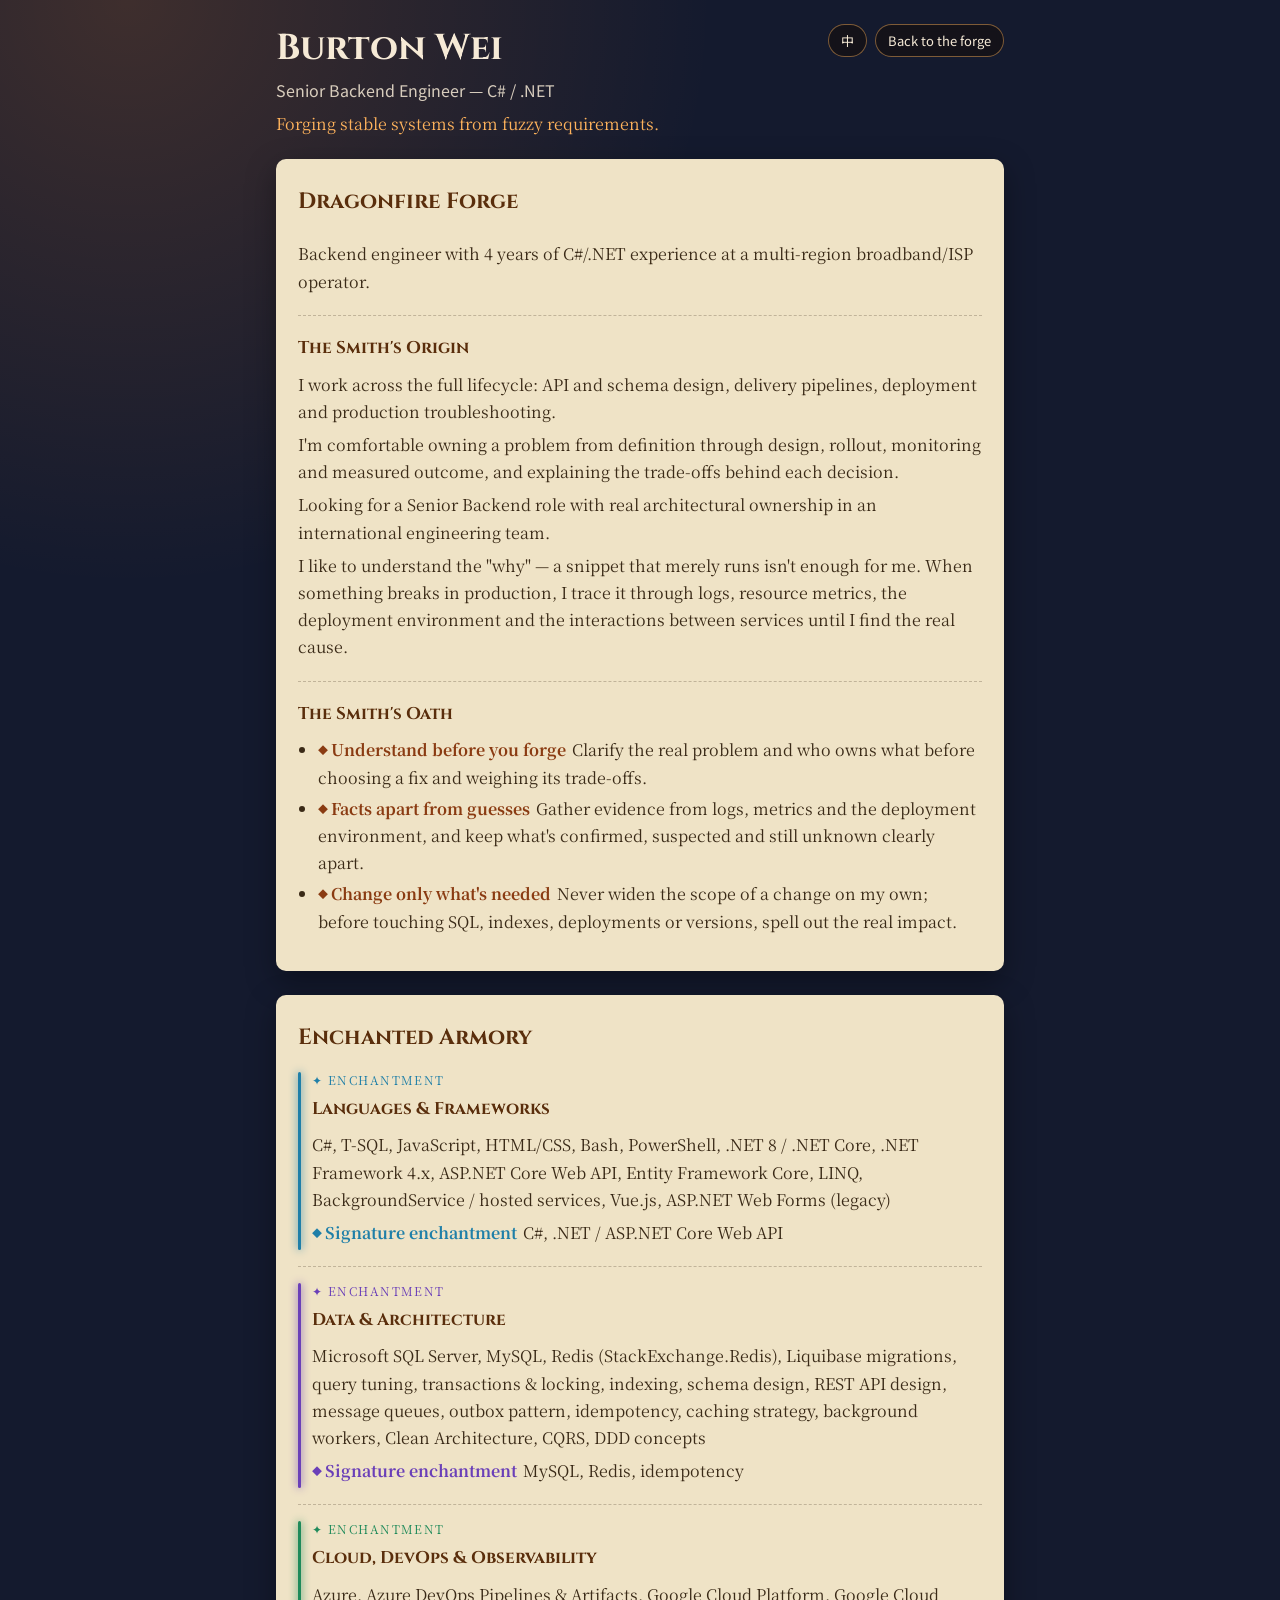
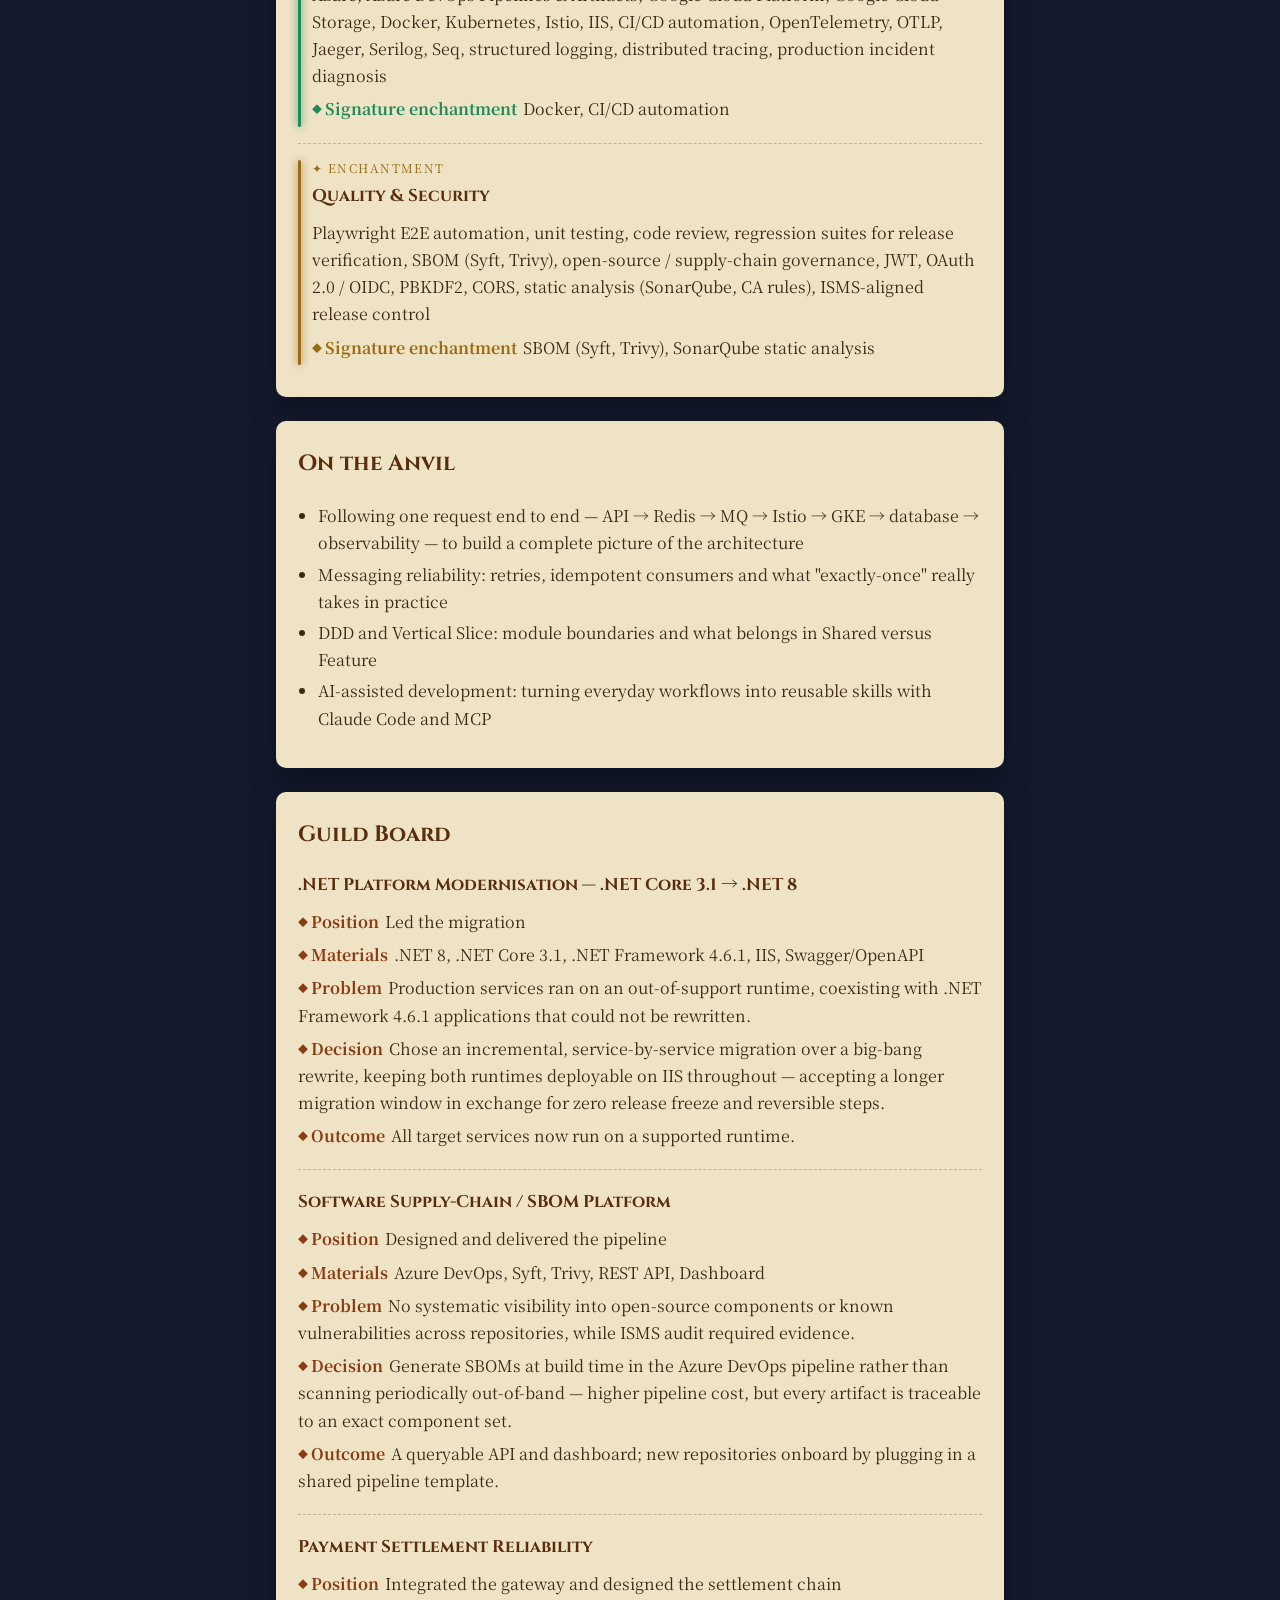
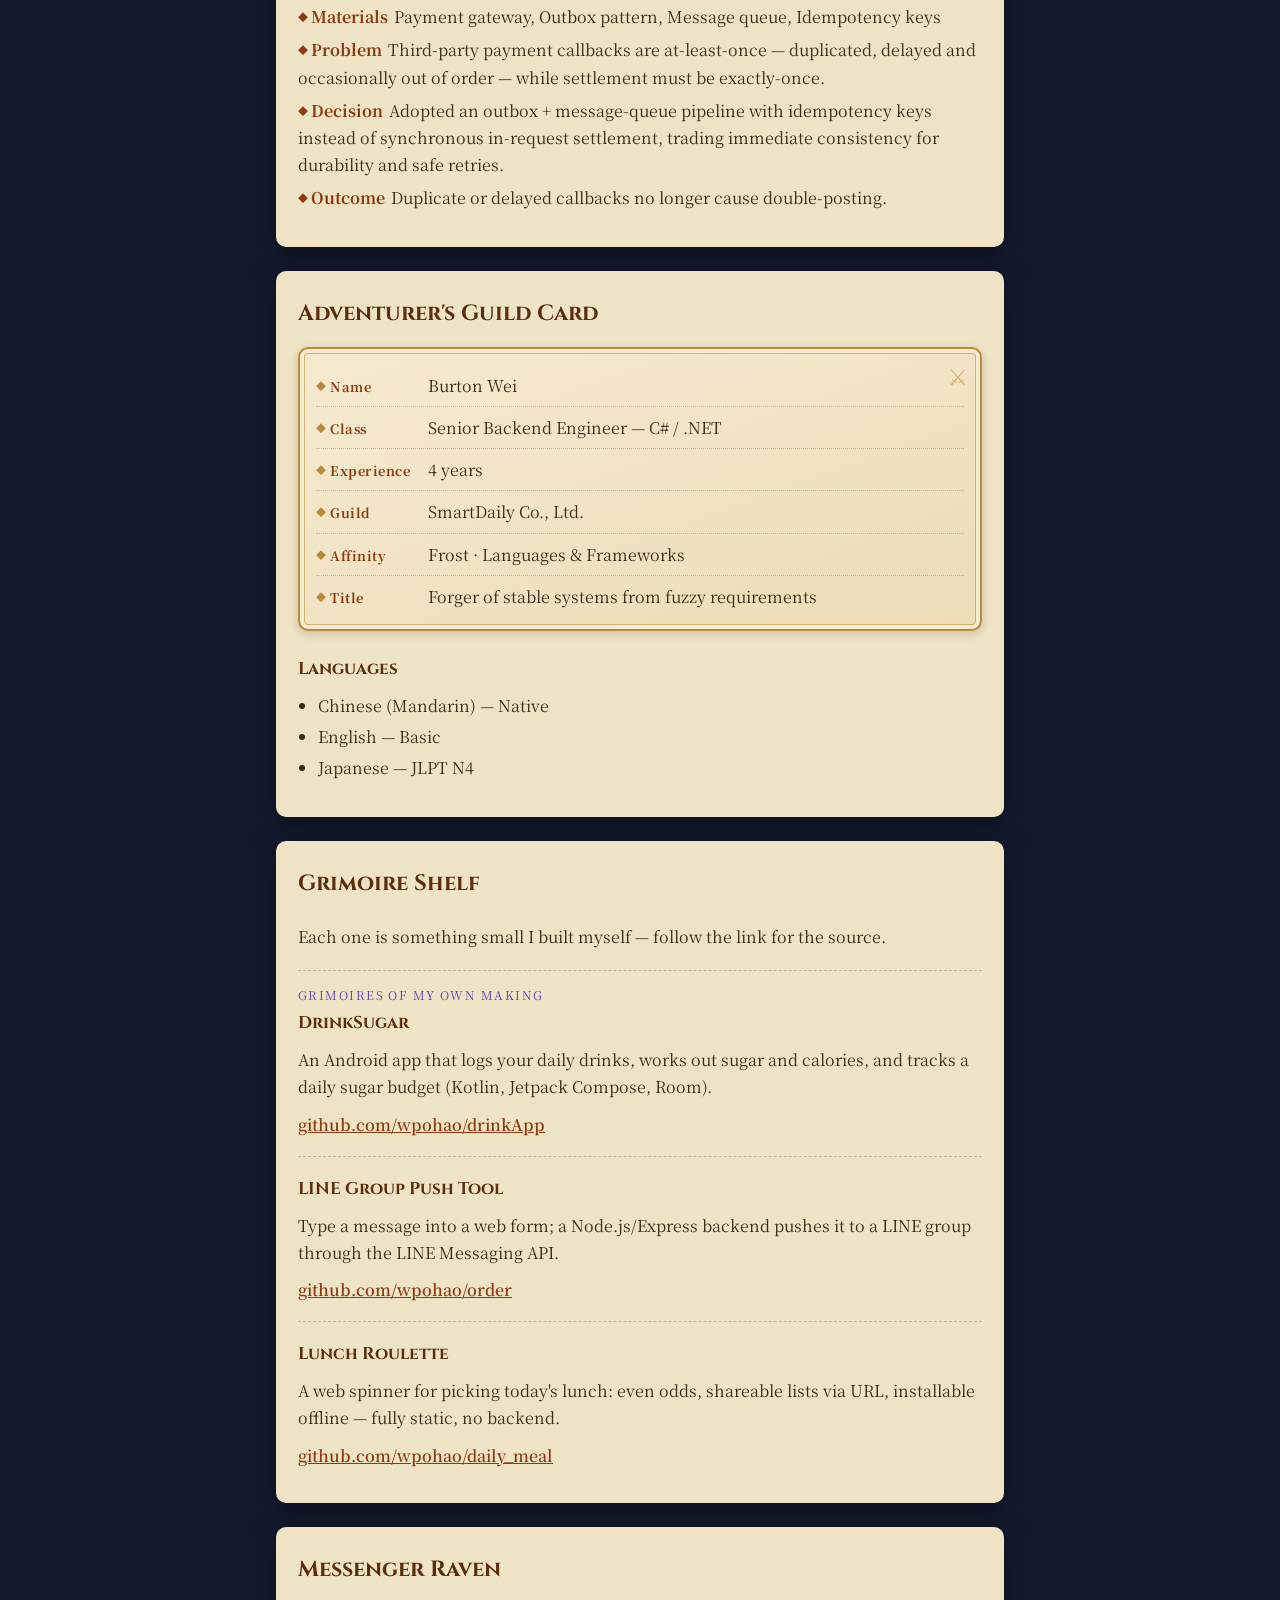
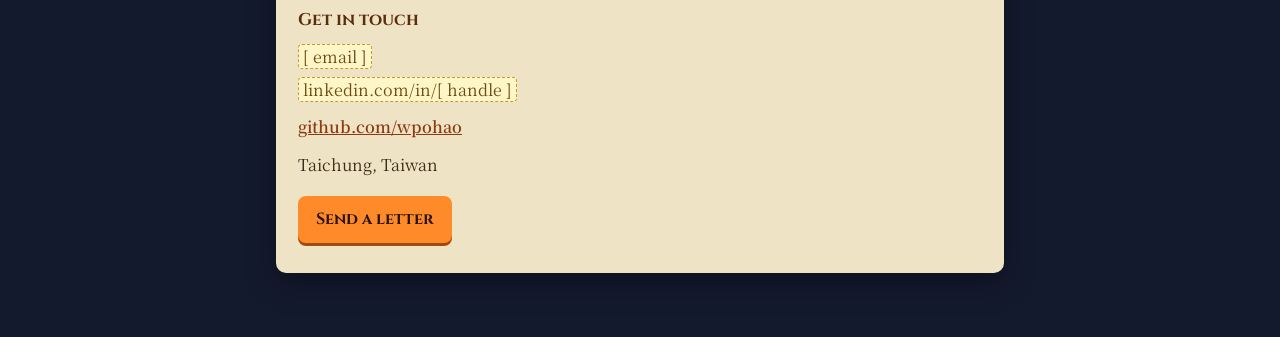
<file: plain.html>
<!doctype html>
<html lang="zh-Hant-TW">
<head>
  <meta charset="utf-8">
  <meta name="viewport" content="width=device-width, initial-scale=1">
  <title>Forge</title>
  <link rel="preconnect" href="https://fonts.googleapis.com">
  <link rel="preconnect" href="https://fonts.gstatic.com" crossorigin>
  <link href="https://fonts.googleapis.com/css2?family=Cinzel:wght@500;700&family=Noto+Sans+TC:wght@400;600&family=Noto+Serif+TC:wght@400;600&display=swap" rel="stylesheet">
  <link rel="icon" href="data:image/svg+xml,%3Csvg xmlns=%27http://www.w3.org/2000/svg%27 viewBox=%270 0 32 32%27%3E%3Cpath d=%27M4 14h20l-4 5H10z%27 fill=%27%232a2522%27/%3E%3Crect x=%2713%27 y=%2719%27 width=%276%27 height=%278%27 fill=%27%232a2522%27/%3E%3Ccircle cx=%2724%27 cy=%279%27 r=%274%27 fill=%27%23ff8a2a%27/%3E%3C/svg%3E">
  <link rel="stylesheet" href="styles/site.css">
</head>
<body class="plain">
  <main class="plain-wrap">
    <header class="plain-top">
      <div>
        <h1 id="who-name"></h1>
        <p class="sub" id="who-title"></p>
        <p class="tagline" id="who-tagline"></p>
      </div>
      <div class="tools">
        <button class="tool-btn" id="btn-lang" type="button"></button>
        <a class="tool-btn" id="btn-back3d" href="index.html"></a>
      </div>
    </header>
    <div id="sheets"></div>
  </main>
  <script type="module" src="src/plain.js"></script>
</body>
</html>
</file>
<file: styles/site.css>
:root {
  --ember: #ff8a2a;
  --ember-soft: #ffb35c;
  --parchment: #efe3c6;
  --parchment-dark: #e2d2ac;
  --ink: #3a2a17;
  --ink-soft: #6b5338;
  --night: #141a2e;
  --night-2: #1f1a2e;
  --iron: #2a2522;
  --ui-text: #f6ead6;
  --ph-bg: #fff6c8;
  --ph-line: #c9962e;
  /* 附魔色（對應 src/scene/arcane.js 的 ENCHANT_COLORS）：卡片上用較深的版本以維持對比 */
  --arcane: #6a3fb8;
  --arcane-glow: #b07cff;
  --enchant-1: #1f7fa8;
  --enchant-2: #6a3fb8;
  --enchant-3: #1f8a5a;
  --enchant-4: #9a6a10;
  /* 場景上用的亮色附魔（與 arcane.js 的 ARCANE 一致），附魔成功大字與打鐵進度用 */
  --glow-1: #5fd8ff;
  --glow-2: #b07cff;
  --glow-3: #5dffb0;
  --glow-4: #ffd36a;
  --font-title: 'Cinzel', 'Noto Serif TC', Georgia, serif;
  --font-serif: 'Noto Serif TC', Georgia, serif;
  --font-sans: 'Noto Sans TC', system-ui, sans-serif;
  color-scheme: dark;
}

* { box-sizing: border-box; }
html, body { margin: 0; height: 100%; }
body {
  background: var(--night);
  color: var(--ui-text);
  font-family: var(--font-sans);
  overflow-x: hidden;
}
button { font: inherit; cursor: pointer; }
.sr-only { position: absolute; width: 1px; height: 1px; overflow: hidden; clip: rect(0 0 0 0); white-space: nowrap; }

/* ---------- 佔位框 ---------- */
.ph {
  background: var(--ph-bg);
  color: #6b4a10;
  border: 1.5px dashed var(--ph-line);
  border-radius: 4px;
  padding: 0 4px;
  -webkit-box-decoration-break: clone;
  box-decoration-break: clone;
}

/* ---------- 3D 版 ---------- */
body.forge { overflow: hidden; }
#scene { position: fixed; inset: 0; }
#scene canvas { display: block; width: 100%; height: 100%; touch-action: none; }

#topbar {
  position: fixed; top: 0; left: 0; right: 0;
  display: flex; align-items: flex-start; justify-content: space-between; gap: 12px;
  padding: 16px; pointer-events: none; z-index: 10;
}
#topbar > * { pointer-events: auto; }
.who { text-shadow: 0 1px 8px rgba(0,0,0,.6); min-width: 0; }
.who h1 { font-family: var(--font-title); font-size: clamp(18px, 3vw, 26px); margin: 0; letter-spacing: .04em; }
.who p { margin: 2px 0 0; font-size: 13px; opacity: .85; }
.tools { display: flex; gap: 8px; flex-wrap: wrap; justify-content: flex-end; }
.tool-btn {
  background: rgba(20, 14, 10, .55); color: var(--ui-text);
  border: 1px solid rgba(255, 179, 92, .45); border-radius: 999px;
  padding: 6px 12px; font-size: 13px; text-decoration: none; backdrop-filter: blur(4px);
}
.tool-btn:hover, .tool-btn:focus-visible { border-color: var(--ember); outline: none; box-shadow: 0 0 0 2px rgba(255,138,42,.35); }
.tool-btn[aria-pressed="true"] { background: rgba(255, 138, 42, .3); }

#hint {
  position: fixed; left: 50%; bottom: 128px; transform: translateX(-50%);
  background: rgba(20, 14, 10, .55); padding: 6px 14px; border-radius: 999px;
  font-size: 13px; z-index: 5; pointer-events: none; white-space: nowrap; max-width: calc(100vw - 32px);
  overflow: hidden; text-overflow: ellipsis;
}

#quickbar {
  position: fixed; left: 50%; bottom: 20px; transform: translateX(-50%);
  display: flex; gap: 6px; padding: 6px; z-index: 6;
  background: rgba(20, 14, 10, .6); border: 1px solid rgba(255,179,92,.3); border-radius: 14px;
  max-width: calc(100vw - 32px); overflow-x: auto; backdrop-filter: blur(4px);
  scrollbar-width: none;
}
#quickbar::-webkit-scrollbar { display: none; }
#quickbar[hidden] { display: none; }
/* 桌機版卡片開啟時，快捷列移到左側剩餘空間的中央 */
@media (min-width: 721px) {
  body.card-open #quickbar { left: 16px; transform: none; max-width: calc(100vw - min(440px, 100vw - 32px) - 48px); }
}
#quickbar { transition: left .35s ease; }
#quickbar .qb-label { align-self: center; font-size: 12px; opacity: .7; padding: 0 6px; white-space: nowrap; }
#quickbar button {
  background: transparent; color: var(--ui-text); border: 1px solid transparent;
  border-radius: 10px; padding: 6px 10px; font-size: 13px; white-space: nowrap;
}
#quickbar button:hover, #quickbar button:focus-visible { border-color: var(--ember); outline: none; }
#quickbar button[hidden] { display: none; }

/* 放在快捷列上方，避免手機上被快捷列蓋住 */
#btn-exit { position: fixed; left: 16px; bottom: 80px; z-index: 7; }
#btn-exit[hidden] { display: none; }

/* ---------- 第一人稱打鐵 ---------- */
/* 鐵鎚就是游標：藏起系統游標；快捷列與「出門」先藏起來（用 visibility，量測快捷列高度不受影響） */
body.forging #scene canvas { cursor: none; }
body.forging #quickbar, body.forging #btn-exit { visibility: hidden; }
#btn-forge-exit { position: fixed; left: 16px; bottom: 80px; z-index: 7; }
#btn-forge-exit[hidden], #forge-hud[hidden], #enchant-banner[hidden] { display: none; }
[data-kind="0"] { --kc: var(--glow-1); }
[data-kind="1"] { --kc: var(--glow-2); }
[data-kind="2"] { --kc: var(--glow-3); }
[data-kind="3"] { --kc: var(--glow-4); }
/* 這一輪敲了幾下：5 顆菱形，亮的用下一個附魔的顏色 */
#forge-hud {
  position: fixed; left: 50%; bottom: 172px; transform: translateX(-50%); z-index: 6;
  display: flex; gap: 12px; padding: 8px 14px; border-radius: 999px; pointer-events: none;
  background: rgba(20, 14, 10, .5);
}
#forge-hud span {
  width: 12px; height: 12px; transform: rotate(45deg); border: 2px solid var(--kc);
  opacity: .55; transition: background .15s ease, box-shadow .15s ease, opacity .15s ease;
}
#forge-hud span.on { background: var(--kc); box-shadow: 0 0 10px var(--kc); opacity: 1; }
/* 附魔成功：畫面中央半透明的發光大字，像浮水印一樣浮現再淡出 */
#enchant-banner {
  position: fixed; inset: 0; z-index: 8; pointer-events: none;
  display: flex; flex-direction: column; align-items: center; justify-content: center; text-align: center;
}
/* 白色字芯＋附魔色光暈＋淡淡的暗影：半透明像浮水印，但在亮的爐火前也讀得清楚 */
#enchant-banner p { margin: 0; color: #fff; opacity: 0; }
.eb-main {
  font-family: var(--font-title); font-weight: 700; font-size: clamp(26px, 5vw, 64px); letter-spacing: .1em;
  max-width: calc(100vw - 32px);
  text-shadow: 0 0 6px var(--kc), 0 0 18px var(--kc), 0 0 44px var(--kc), 0 3px 22px rgba(20, 10, 30, .55);
}
.eb-main::before, .eb-main::after { content: '✦'; font-size: .45em; vertical-align: .55em; margin: 0 .5em; }
.eb-sub {
  margin-top: 10px !important; font-size: clamp(15px, 2.4vw, 22px); font-weight: 600; letter-spacing: .3em;
  text-shadow: 0 0 6px var(--kc), 0 0 16px var(--kc), 0 2px 12px rgba(20, 10, 30, .6);
}
#enchant-banner.show .eb-main { animation: eb-in 2.8s ease-out forwards; }
#enchant-banner.show .eb-sub { animation: eb-in 2.8s ease-out .15s forwards; }
@keyframes eb-in {
  0% { opacity: 0; transform: scale(.9); letter-spacing: .45em; filter: blur(8px); }
  18% { opacity: .9; transform: scale(1); letter-spacing: .1em; filter: blur(0); }
  70% { opacity: .82; }
  100% { opacity: 0; transform: scale(1.05); filter: blur(4px); }
}

#obj-label {
  position: fixed; z-index: 7; pointer-events: none; transform: translate(-50%, -130%);
  background: var(--parchment); color: var(--ink); font-family: var(--font-title);
  padding: 4px 10px; border-radius: 6px; font-size: 14px; box-shadow: 0 4px 14px rgba(0,0,0,.4);
}
#obj-label[hidden] { display: none; }

/* ---------- 內容卡 ---------- */
#card {
  /* 懸浮卡片：上（頂列下方）、下、右留一樣的間距，捲到底時底部有明確邊界 */
  --card-gap: 16px;
  position: fixed; z-index: 20;
  /* --topbar-h 由 main.js 依頂列實際高度設定（文字換行時會變高） */
  top: calc(var(--topbar-h, 56px) + var(--card-gap)); right: var(--card-gap);
  bottom: calc(var(--card-gap) + env(safe-area-inset-bottom, 0px));
  width: min(440px, calc(100vw - 2 * var(--card-gap)));
  border-radius: 14px;
  overflow: hidden;
  background:
    radial-gradient(circle at 15% 10%, rgba(120,80,30,.12), transparent 40%),
    radial-gradient(circle at 90% 85%, rgba(120,80,30,.18), transparent 45%),
    var(--parchment);
  color: var(--ink); font-family: var(--font-serif);
  border-left: 6px solid #3b2a5a;
  box-shadow: 0 12px 40px rgba(0,0,0,.45), 0 0 0 1px rgba(176,124,255,.25), 0 0 28px rgba(176,124,255,.18);
  transform: translateX(calc(100% + 2 * var(--card-gap))); transition: transform .35s ease;
  display: flex; flex-direction: column;
}
#card.open { transform: translateX(0); }
#card[hidden] { display: flex; visibility: hidden; }
.card-head { display: flex; align-items: center; justify-content: space-between; gap: 12px; padding: 20px 22px 8px; border-bottom: 1px solid var(--parchment-dark); }
#card-title { font-family: var(--font-title); margin: 0; font-size: 24px; letter-spacing: .03em; }
#card-close { background: var(--iron); color: var(--parchment); border: 0; border-radius: 999px; padding: 6px 12px; }
#card-close:focus-visible { outline: 2px solid var(--ember); outline-offset: 2px; }
#card-body {
  overflow-y: auto; min-height: 0; padding: 8px 22px calc(20px + env(safe-area-inset-bottom, 0px)); line-height: 1.7; font-size: 15px;
  overscroll-behavior: contain;
  scrollbar-width: thin; scrollbar-color: rgba(59, 42, 90, .5) transparent;
}
/* 內容結尾的符文花飾：捲到這裡就是底了 */
#card-body::after {
  content: '✦   ✦   ✦'; display: block; text-align: center; white-space: pre;
  padding: 14px 0 2px; font-size: 12px; color: var(--arcane); opacity: .55;
}
/* 捲動提示：下面還有內容時底部淡出並出現 ▾；上面還有內容時標題列下緣出現陰影。
   捲到底提示就消失，不會讓人以為底下還有東西（.more-below／.more-above 由 main.js 依捲動位置切換） */
#card::after {
  content: '▾'; position: absolute; left: 0; right: 0; bottom: 0; height: 56px;
  display: flex; align-items: flex-end; justify-content: center; padding-bottom: 6px;
  color: var(--ink-soft); font-size: 16px; pointer-events: none;
  background: linear-gradient(to bottom, rgba(239, 227, 198, 0), var(--parchment) 78%);
  opacity: 0; transition: opacity .2s ease;
}
#card.more-below::after { opacity: 1; }
.card-head { position: relative; z-index: 1; transition: box-shadow .2s ease; }
#card.more-above .card-head { box-shadow: 0 6px 10px -6px rgba(58, 42, 23, .35); }
#toast {
  position: absolute; left: 50%; bottom: 18px; transform: translateX(-50%); z-index: 2;
  background: var(--iron); color: var(--ember-soft); font-family: ui-monospace, Consolas, monospace;
  padding: 8px 14px; border-radius: 8px; font-size: 13px; white-space: nowrap;
}
#toast[hidden] { display: none; }

.card-block { padding: 14px 0; border-bottom: 1px dashed rgba(58,42,23,.25); }
.card-block:last-child { border-bottom: 0; }
.card-kicker { margin: 0; font-size: 12px; letter-spacing: .12em; text-transform: uppercase; color: var(--ink-soft); }
.card-h { font-family: var(--font-title); font-size: 17px; margin: 4px 0 8px; color: #5a2e0c; }
.card-text { margin: 6px 0; }
.card-list { margin: 6px 0; padding-left: 20px; }
.card-list li { margin: 4px 0; }
.label { color: #8a3b12; margin-right: 2px; }
.label::before { content: '◆ '; font-size: 10px; vertical-align: 2px; }
/* 附魔區塊：左側符文色條 + 小標用附魔色 */
.card-block[data-accent] { position: relative; padding-left: 14px; }
.card-block[data-accent]::before {
  content: ''; position: absolute; left: 0; top: 16px; bottom: 16px; width: 3px; border-radius: 3px;
  background: var(--accent); box-shadow: 0 0 8px var(--accent);
}
.card-block[data-accent] .card-kicker,
.card-block[data-accent] .label { color: var(--accent); }
.card-block[data-accent] .card-kicker::before { content: '✦ '; }
.card-block[data-accent="1"] { --accent: var(--enchant-1); }
.card-block[data-accent="2"] { --accent: var(--enchant-2); }
.card-block[data-accent="3"] { --accent: var(--enchant-3); }
.card-block[data-accent="4"] { --accent: var(--enchant-4); }
.card-kicker { color: var(--arcane); }
/* 冒險者公會卡：金邊卡片、四角鉚釘、右上角公會徽記；每個欄位一列「欄位名 ｜ 內容」 */
.card-block.sheet {
  position: relative; margin: 14px 0 6px; padding: 16px 16px 12px;
  background: linear-gradient(160deg, #f6ead0, #ecdcb6);
  border: 2px solid #b8893a; border-radius: 10px;
  box-shadow: inset 0 0 0 4px #f6ead0, inset 0 0 0 5px rgba(184, 137, 58, .55), 0 3px 10px rgba(58, 42, 23, .18);
}
.card-block.sheet::before {
  content: '⚔'; position: absolute; top: 8px; right: 12px; font-size: 22px; color: #b8893a; opacity: .55;
}
.card-block.sheet + .card-block { border-top: 0; }
.card-block.sheet .card-text {
  display: grid; grid-template-columns: 6.5em 1fr; gap: 8px; align-items: baseline;
  margin: 0; padding: 7px 0; border-bottom: 1px dotted rgba(138, 59, 18, .3);
}
.card-block.sheet .card-text:last-child { border-bottom: 0; }
.card-block.sheet .label { margin: 0; font-size: 13px; letter-spacing: .04em; }
.card-block.sheet .label::before { content: '◆ '; color: #b8893a; }
.card-link { color: #8a3b12; font-weight: 600; display: inline-block; margin: 4px 0; word-break: break-all; }
.card-link.ph { display: inline-block; }
.card-btn {
  margin-top: 12px; background: var(--ember); color: #2a1406; border: 0; border-radius: 8px;
  padding: 10px 18px; font-weight: 700; font-family: var(--font-title); box-shadow: 0 3px 0 #a14b10;
}
.card-btn:active { transform: translateY(2px); box-shadow: 0 1px 0 #a14b10; }

#flash {
  position: fixed; inset: 0; z-index: 15; pointer-events: none; opacity: 0;
  background: radial-gradient(circle at 50% 55%, #fff1c9, var(--ember) 35%, #5a1a08 90%);
  transition: opacity .35s ease;
}
#flash.on { opacity: 1; }
#scene.pointer canvas { cursor: pointer; }

/* ---------- 載入與備援 ---------- */
#loader {
  position: fixed; inset: 0; z-index: 50; display: grid; place-items: center;
  background: radial-gradient(circle at 50% 60%, #3a1d0c, var(--night) 60%);
  transition: opacity .6s ease;
}
#loader.done { opacity: 0; pointer-events: none; }
.loader-inner { text-align: center; }
.ember-dot { width: 18px; height: 18px; border-radius: 50%; margin: 0 auto 14px; background: var(--ember); box-shadow: 0 0 24px 8px rgba(255,138,42,.6); animation: pulse 1.2s ease-in-out infinite; }
@keyframes pulse { 50% { transform: scale(1.35); box-shadow: 0 0 34px 14px rgba(255,138,42,.4); } }
#loader-text { font-family: var(--font-title); letter-spacing: .08em; }

#fallback {
  /* 低於頂列（z-index 10），語言切換仍可點 */
  position: fixed; inset: 0; z-index: 9; display: grid; place-items: center; padding: 16px; text-align: center;
  background: radial-gradient(circle at 50% 60%, #3a1d0c, var(--night) 60%);
}
#fallback[hidden] { display: none; }
#fallback p { max-width: 420px; line-height: 1.7; }

/* ---------- 平面閱讀版 ---------- */
body.plain {
  height: auto; min-height: 100%;
  background:
    radial-gradient(circle at 10% 0%, rgba(255,138,42,.18), transparent 40%),
    var(--night);
  background-attachment: fixed;
}
.plain-wrap { max-width: 760px; margin: 0 auto; padding: 24px 16px 64px; }
.plain-top { display: flex; justify-content: space-between; align-items: flex-start; gap: 12px; flex-wrap: wrap; }
.plain-top h1 { font-family: var(--font-title); margin: 0; font-size: clamp(24px, 5vw, 36px); }
.plain-top .sub { margin: 6px 0 0; opacity: .85; }
.plain-top .tagline { margin: 10px 0 0; color: var(--ember-soft); font-family: var(--font-serif); }
.plain-sheet {
  margin-top: 24px; background: var(--parchment); color: var(--ink); border-radius: 10px;
  padding: 8px 22px 16px; font-family: var(--font-serif); line-height: 1.7;
  box-shadow: 0 10px 30px rgba(0,0,0,.35);
}
.plain-sheet > h2 { font-family: var(--font-title); margin: 16px 0 0; font-size: 22px; color: #5a2e0c; }

@media (max-width: 720px) {
  /* dvh：扣掉手機瀏覽器網址列／工具列，卡片底部才不會被工具列擋住 */
  /* 窄螢幕：卡片底部停在快捷列上方（--quickbar-space 由 main.js 量測），快捷列仍可切換物件；
     上下仍是等距懸浮：頂列下方 12px、快捷列上方 12px */
  #card {
    --card-gap: 12px;
    left: var(--card-gap); right: var(--card-gap); width: auto;
    bottom: calc(var(--quickbar-space, 0px) + var(--card-gap) + env(safe-area-inset-bottom, 0px));
    border-left: 0; border-top: 6px solid #3b2a5a; border-radius: 16px;
    transform: translateY(calc(100% + 2 * var(--card-gap) + env(safe-area-inset-bottom, 0px)));
  }
  #card.open { transform: translateY(0); }
  #hint { bottom: 128px; font-size: 12px; }
  /* 卡片開著時「出門」會被卡片蓋住，改用卡片的「關閉」與快捷列操作 */
  body.card-open #btn-exit { display: none; }
  .tool-btn { padding: 6px 10px; font-size: 12px; }
}

@media (prefers-reduced-motion: reduce) {
  *, *::before, *::after { transition: none !important; animation: none !important; }
  /* 沒有動畫時直接顯示附魔大字（main.js 會計時收起） */
  #enchant-banner.show p { opacity: .8; }
}
</file>
